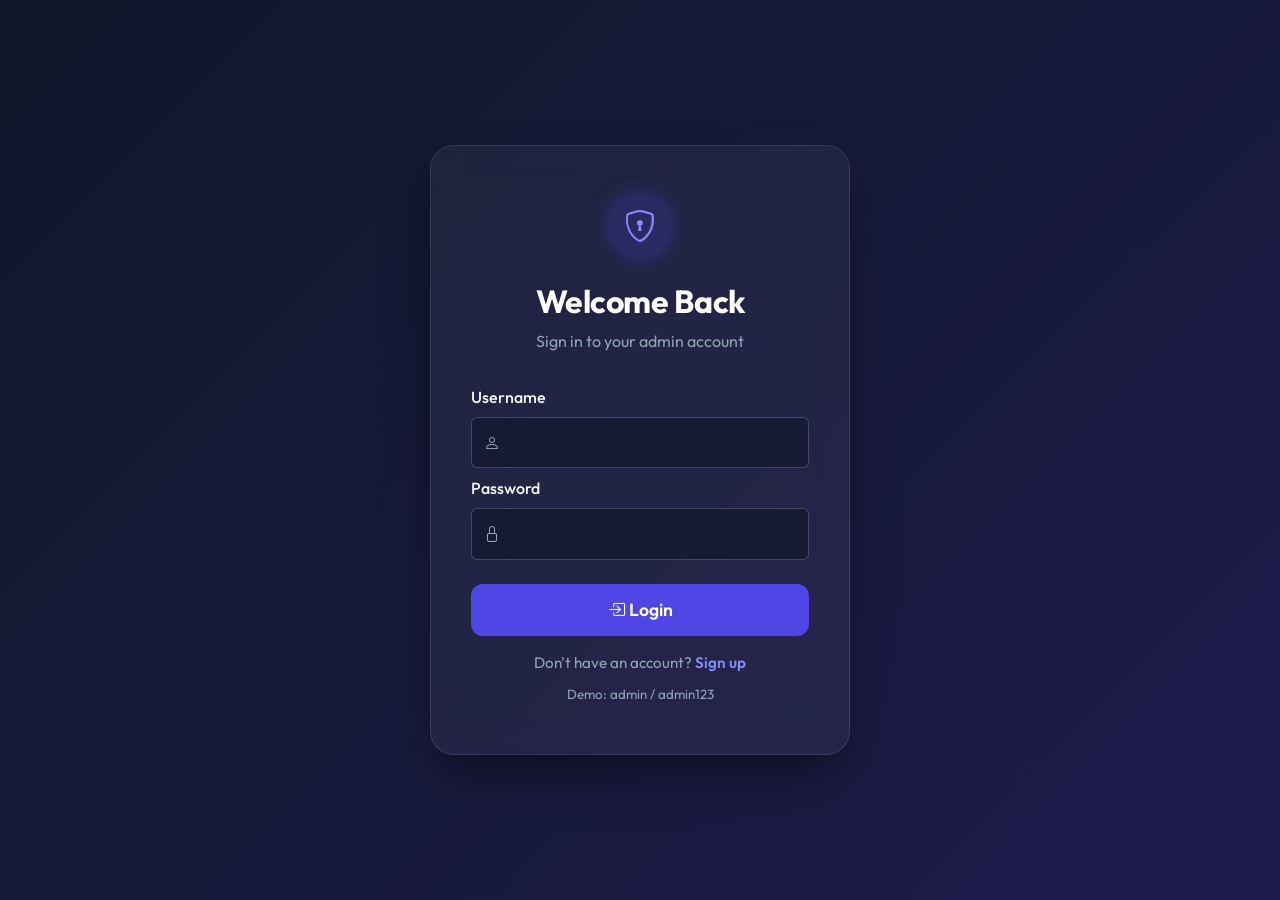
<file: EMS-frontend/index.html>
<!DOCTYPE html>
<html lang="en">
<head>
    <meta charset="UTF-8">
    <meta name="viewport" content="width=device-width, initial-scale=1.0">
    <title>Employee Management Dashboard</title>
    <!-- Google Fonts -->
    <link rel="preconnect" href="https://fonts.googleapis.com">
    <link rel="preconnect" href="https://fonts.gstatic.com" crossorigin>
    <link href="https://fonts.googleapis.com/css2?family=Outfit:wght@300;400;500;600;700&display=swap" rel="stylesheet">
    <!-- Bootstrap CSS -->
    <link href="https://cdn.jsdelivr.net/npm/bootstrap@5.3.2/dist/css/bootstrap.min.css" rel="stylesheet">
    <link rel="stylesheet" href="https://cdn.jsdelivr.net/npm/bootstrap-icons@1.11.3/font/bootstrap-icons.min.css">
    <link rel="stylesheet" href="css/styles.css?v=2">
</head>
<body>
    <div id="app"></div>
    <!-- Dependencies -->
    <script src="https://code.jquery.com/jquery-3.7.1.min.js"></script>
    <script src="https://cdn.jsdelivr.net/npm/bootstrap@5.3.2/dist/js/bootstrap.bundle.min.js"></script>
    
    <script src="js/config.js?v=2"></script>
    <script src="js/authService.js?v=2"></script>
    <script src="js/storageService.js?v=2"></script>
    <script src="js/employeeService.js?v=2"></script>
    <script src="js/validationService.js?v=2"></script>
    <script src="js/dashboardService.js?v=2"></script>
    <script src="js/uiService.js?v=2"></script>
    <script src="js/app.js?v=2"></script>
</body>
</html>
</file>
<file: EMS-frontend/css/styles.css>
/* Light Theme Styles for Employee Management Dashboard */
body {
    font-family: 'Outfit', 'Inter', sans-serif;
    background-color: #f4f7f6;
    color: #333;
    margin: 0;
    padding: 0;
    min-height: 100vh;
}

#app {
    width: 100%;
    min-height: 100vh;
}

.auth-wrapper {
    display: flex;
    align-items: center;
    justify-content: center;
    min-height: 100vh;
    padding: 1rem;
    background: linear-gradient(135deg, #0f172a 0%, #1e1b4b 100%);
}

.auth-container {
    max-width: 420px;
    width: 100%;
    background: rgba(255, 255, 255, 0.05);
    backdrop-filter: blur(16px);
    -webkit-backdrop-filter: blur(16px);
    border: 1px solid rgba(255, 255, 255, 0.1);
    border-radius: 24px;
    box-shadow: 0 25px 50px -12px rgba(0, 0, 0, 0.5);
    padding: 3rem 2.5rem;
    position: relative;
    z-index: 2;
    transition: transform 0.3s ease;
}

.auth-container:hover {
    transform: translateY(-5px);
}

.auth-container .icon {
    display: flex;
    justify-content: center;
    align-items: center;
    background: rgba(79, 70, 229, 0.2);
    border-radius: 50%;
    width: 64px;
    height: 64px;
    margin: 0 auto 1.5rem auto;
    font-size: 2rem;
    color: #818cf8;
    box-shadow: 0 0 20px rgba(79, 70, 229, 0.4);
}

.auth-container h2 {
    font-weight: 700;
    text-align: center;
    margin-bottom: 0.5rem;
    color: #fff;
    letter-spacing: -0.5px;
}

.auth-container p {
    text-align: center;
    color: #94a3b8;
    margin-bottom: 2rem;
    font-size: 1rem;
}

.auth-container .form-label {
    font-weight: 500;
    color: #f8fafc;
    margin-bottom: 0.5rem;
}

.auth-container .input-group-text {
    background: rgba(15, 23, 42, 0.6);
    border: 1px solid rgba(255, 255, 255, 0.2);
    border-right: none;
    color: #94a3b8;
}

.auth-container .form-control {
    background: rgba(15, 23, 42, 0.6);
    border: 1px solid rgba(255, 255, 255, 0.2);
    border-left: none;
    color: #fff;
    padding: 0.8rem 1rem;
}

.auth-container .form-control:focus {
    background: rgba(15, 23, 42, 0.6);
    color: #fff;
    box-shadow: none;
    border-color: #4f46e5;
}

.auth-container .input-group:focus-within .input-group-text,
.auth-container .input-group:focus-within .form-control {
    border-color: #4f46e5;
}

.auth-container .btn-primary {
    background: #4f46e5;
    border: none;
    border-radius: 12px;
    font-weight: 600;
    font-size: 1.1rem;
    padding: 0.8rem 0;
    margin-top: 1rem;
    transition: all 0.3s ease;
}

.auth-container .btn-primary:hover {
    background: #4338ca;
    box-shadow: 0 8px 20px rgba(79, 70, 229, 0.4);
}

.auth-container .form-text {
    color: #94a3b8;
    font-size: 0.95rem;
    text-align: center;
}

.auth-container .form-link {
    color: #818cf8;
    text-decoration: none;
    cursor: pointer;
    font-weight: 600;
    transition: color 0.3s;
}

.auth-container .form-link:hover {
    color: #c7d2fe;
}

.auth-container .form-error {
    color: #f87171;
    font-size: 0.85rem;
    margin-top: 0.25rem;
    margin-bottom: 0.5rem;
}

/* ========================================= */
/* DASHBOARD LIGHT THEME                     */
/* ========================================= */

.dashboard-wrapper {
    background-color: #f4f7f6;
    min-height: 100vh;
}

.navbar-custom {
    background-color: #2b3648;
    padding: 0.5rem 1rem;
    color: #fff;
}

.navbar-custom .navbar-brand {
    color: #fff;
    font-weight: 700;
    font-size: 1.25rem;
    margin-right: 2rem;
}

.navbar-custom .nav-link {
    color: #aeb9c7;
    font-weight: 500;
    margin-right: 1rem;
    padding: 0.5rem 1rem;
    border-radius: 4px;
    text-decoration: none;
}

.navbar-custom .nav-link:hover,
.navbar-custom .nav-link.active {
    color: #fff;
    background-color: rgba(255, 255, 255, 0.1);
}

.navbar-custom .nav-right {
    display: flex;
    align-items: center;
    gap: 1rem;
}

.navbar-custom .nav-right .user-info {
    color: #aeb9c7;
    font-size: 0.9rem;
    display: flex;
    align-items: center;
    gap: 0.5rem;
}

.btn-nav-primary {
    background-color: #4361ee;
    color: #fff;
    border: none;
    border-radius: 4px;
    padding: 0.4rem 1rem;
    font-size: 0.85rem;
    font-weight: 500;
}

.btn-nav-primary:hover {
    background-color: #3a53cc;
    color: #fff;
}

.btn-nav-outline {
    background: transparent;
    color: #aeb9c7;
    border: 1px solid #aeb9c7;
    border-radius: 4px;
    padding: 0.4rem 1rem;
    font-size: 0.85rem;
}

.btn-nav-outline:hover {
    color: #fff;
    border-color: #fff;
}

/* Dashboard Header */
.dashboard-header {
    margin-top: 1.5rem;
    margin-bottom: 1.5rem;
    display: flex;
    justify-content: space-between;
    align-items: flex-start;
}

.dashboard-header h4 {
    font-weight: 700;
    color: #2b3648;
    margin-bottom: 0.2rem;
    display: flex;
    align-items: center;
    gap: 0.5rem;
}

.dashboard-header p {
    color: #8898aa;
    font-size: 0.9rem;
    margin-bottom: 0;
}

/* Top Cards */
.top-card {
    background: #fff;
    border-radius: 8px;
    box-shadow: 0 2px 6px rgba(0, 0, 0, 0.02);
    padding: 1.5rem;
    display: flex;
    align-items: center;
    gap: 1.25rem;
    border-top: 4px solid #dee2e6;
}

.top-card.card-blue {
    border-top-color: #4361ee;
}

.top-card.card-green {
    border-top-color: #2ecc71;
}

.top-card.card-red {
    border-top-color: #e74c3c;
}

.top-card.card-yellow {
    border-top-color: #f1c40f;
}

.top-card .icon-box {
    width: 48px;
    height: 48px;
    border-radius: 8px;
    display: flex;
    align-items: center;
    justify-content: center;
    font-size: 1.5rem;
}

.top-card.card-blue .icon-box {
    background: rgba(67, 97, 238, 0.1);
    color: #4361ee;
}

.top-card.card-green .icon-box {
    background: rgba(46, 204, 113, 0.1);
    color: #2ecc71;
}

.top-card.card-red .icon-box {
    background: rgba(231, 76, 60, 0.1);
    color: #e74c3c;
}

.top-card.card-yellow .icon-box {
    background: rgba(241, 196, 15, 0.1);
    color: #f1c40f;
}

.top-card .content h3 {
    margin: 0;
    font-weight: 700;
    font-size: 1.75rem;
    color: #2b3648;
    line-height: 1.2;
}

.top-card .content p {
    margin: 0;
    font-size: 0.75rem;
    text-transform: uppercase;
    font-weight: 600;
    color: #8898aa;
    letter-spacing: 0.5px;
}

/* Sections */
.section-card {
    background: #fff;
    border-radius: 8px;
    box-shadow: 0 2px 6px rgba(0, 0, 0, 0.02);
    padding: 1.5rem;
    height: 100%;
}

.section-title {
    font-weight: 700;
    color: #2b3648;
    margin-bottom: 1.5rem;
    font-size: 1.1rem;
    display: flex;
    justify-content: space-between;
    align-items: center;
}

.section-title i {
    color: #4361ee;
    margin-right: 0.5rem;
}

.badge-light-blue {
    background-color: rgba(67, 97, 238, 0.1);
    color: #4361ee;
    font-size: 0.75rem;
    padding: 0.35rem 0.6rem;
    border-radius: 4px;
}

/* Department Breakdown Table */
.dept-table {
    width: 100%;
}

.dept-table th {
    font-size: 0.85rem;
    color: #2b3648;
    font-weight: 700;
    padding-bottom: 1rem;
    border-bottom: 1px solid #f1f3f5;
}

.dept-table td {
    padding: 0.8rem 0;
    border-bottom: 1px solid #f1f3f5;
    vertical-align: middle;
}

.dept-table tr:last-child td {
    border-bottom: none;
}

.dept-badge {
    padding: 0.35rem 0.75rem;
    border-radius: 4px;
    font-size: 0.75rem;
    font-weight: 600;
    color: #fff;
    display: inline-block;
}

.dept-bg-Engineering {
    background-color: #4361ee;
}

.dept-bg-Marketing {
    background-color: #f1c40f;
    color: #333;
}

.dept-bg-HR {
    background-color: #00d2d3;
}

.dept-bg-Finance {
    background-color: #2ecc71;
}

.dept-bg-Operations {
    background-color: #8395a7;
}

.count-text {
    font-weight: 700;
    color: #2b3648;
}

.percent-text {
    font-size: 0.85rem;
    color: #8898aa;
    font-weight: 500;
}

.progress {
    height: 8px;
    border-radius: 4px;
    background-color: #f1f3f5;
    overflow: hidden;
}

.progress-bar {
    border-radius: 4px;
}

/* Recent Employees List */
.recent-list {
    display: flex;
    flex-direction: column;
    gap: 1rem;
}

.recent-item {
    display: flex;
    align-items: center;
    padding: 0.5rem 0;
    border-bottom: 1px solid #f1f3f5;
}

.recent-item:last-child {
    border-bottom: none;
}

.avatar-initials {
    width: 40px;
    height: 40px;
    border-radius: 50%;
    background-color: #4361ee;
    color: #fff;
    display: flex;
    align-items: center;
    justify-content: center;
    font-weight: 700;
    font-size: 0.9rem;
    margin-right: 1rem;
    flex-shrink: 0;
}

.emp-info {
    flex-grow: 1;
}

.emp-name {
    font-weight: 700;
    color: #2b3648;
    margin-bottom: 0.1rem;
    font-size: 0.95rem;
}

.emp-role {
    font-size: 0.8rem;
    color: #8898aa;
    margin: 0;
}

.emp-meta {
    display: flex;
    gap: 0.5rem;
    align-items: center;
}

.status-badge {
    padding: 0.25rem 0.6rem;
    border-radius: 4px;
    font-size: 0.7rem;
    font-weight: 700;
    text-transform: uppercase;
}

.status-Active {
    background-color: #2ecc71;
    color: #fff;
}

.status-Inactive {
    background-color: #e74c3c;
    color: #fff;
}

/* ========================================= */
/* EMPLOYEES PAGE SPECIFIC STYLES            */
/* ========================================= */
.filter-bar {
    display: flex;
    justify-content: space-between;
    align-items: center;
    padding: 1rem 1.5rem;
    border-bottom: 1px solid #f1f3f5;
    background: #fff;
    border-radius: 8px 8px 0 0;
}

.filter-left {
    display: flex;
    align-items: center;
    gap: 1rem;
}

.search-box {
    position: relative;
    width: 250px;
}

.search-box i {
    position: absolute;
    left: 12px;
    top: 50%;
    transform: translateY(-50%);
    color: #a0aec0;
}

.search-box input {
    width: 100%;
    padding: 0.45rem 1rem 0.45rem 2.2rem;
    border: 1px solid #e2e8f0;
    border-radius: 6px;
    font-size: 0.85rem;
    outline: none;
    color: #4a5568;
}

.search-box input:focus {
    border-color: #4361ee;
}

.dept-select {
    width: 160px;
    padding: 0.45rem 1rem;
    border: 1px solid #e2e8f0;
    border-radius: 6px;
    font-size: 0.85rem;
    color: #4a5568;
    outline: none;
    cursor: pointer;
    background-color: #fff;
}

.filter-pills {
    display: flex;
    gap: 0.25rem;
    background: #fff;
    padding: 0.25rem;
    border-radius: 20px;
    border: 1px solid #e2e8f0;
}

.pill {
    padding: 0.35rem 1rem;
    border-radius: 16px;
    font-size: 0.75rem;
    font-weight: 500;
    cursor: pointer;
    color: #64748b;
    transition: all 0.2s;
}

.pill.active {
    background: #4361ee;
    color: #fff;
}

.emp-table-wrapper {
    background: #fff;
    border-radius: 8px;
    box-shadow: 0 2px 6px rgba(0,0,0,0.02);
    overflow-x: auto;
}

.emp-table {
    width: 100%;
    border-collapse: collapse;
}

.emp-table th {
    font-size: 0.7rem;
    color: #64748b;
    font-weight: 700;
    padding: 1rem 1.5rem;
    border-bottom: 1px solid #f1f3f5;
    text-transform: uppercase;
    letter-spacing: 0.5px;
    white-space: nowrap;
    text-align: left;
}

.emp-table th i {
    margin-left: 0.25rem;
    font-size: 0.7rem;
    cursor: pointer;
    color: #cbd5e1;
}

.emp-table td {
    padding: 0.85rem 1.5rem;
    border-bottom: 1px solid #f1f3f5;
    vertical-align: middle;
    font-size: 0.85rem;
    color: #334155;
    white-space: nowrap;
}

.emp-table tbody tr:hover {
    background-color: #f8fafc;
}

.avatar-circle {
    width: 32px;
    height: 32px;
    border-radius: 50%;
    background-color: #4361ee;
    color: #fff;
    display: flex;
    align-items: center;
    justify-content: center;
    font-weight: 700;
    font-size: 0.8rem;
}

.fw-bold-name {
    font-weight: 600;
    color: #1e293b;
}

.btn-action {
    background: transparent;
    border: 1px solid #e2e8f0;
    border-radius: 4px;
    width: 28px;
    height: 28px;
    display: inline-flex;
    align-items: center;
    justify-content: center;
    cursor: pointer;
    margin-right: 0.25rem;
    transition: all 0.2s;
}

.btn-action:hover {
    border-color: #cbd5e1;
    background: #f8fafc;
}

.text-primary-action { color: #4361ee !important; }
.text-warning-action { color: #f59e0b !important; }
.text-danger-action { color: #ef4444 !important; }

/* Sortable Headers */
th.sortable {
    cursor: pointer;
    user-select: none;
    transition: background-color 0.2s;
}
th.sortable:hover {
    background-color: #f1f3f5;
    border-radius: 4px;
}
th.sortable.asc i::before {
    content: "\F145"; /* bi-arrow-up */
    color: #4361ee;
}
th.sortable.desc i::before {
    content: "\F128"; /* bi-arrow-down */
    color: #4361ee;
}

/* Pagination */
.pagination-container {
    padding: 1rem 1.5rem;
    border-top: 1px solid #f1f3f5;
    display: flex;
    justify-content: center;
}

.pagination {
    display: flex;
    gap: 0.25rem;
    list-style: none;
    padding: 0;
    margin: 0;
}

.page-item .page-link {
    border: 1px solid #e2e8f0;
    border-radius: 6px;
    padding: 0.45rem 0.85rem;
    color: #4a5568;
    text-decoration: none;
    font-size: 0.85rem;
    transition: all 0.2s;
}

.page-item.active .page-link {
    background-color: #4361ee;
    border-color: #4361ee;
    color: #fff;
}

.page-item.disabled .page-link {
    color: #cbd5e1;
    pointer-events: none;
}

/* Role Notice */
.role-notice {
    background-color: #fffbeb;
    border-left: 4px solid #f59e0b;
    padding: 0.75rem 1rem;
    margin-bottom: 1rem;
    border-radius: 4px;
    font-size: 0.85rem;
    color: #92400e;
    display: flex;
    align-items: center;
    gap: 0.75rem;
}

.role-notice i {
    font-size: 1.25rem;
}

.role-badge {
    padding: 0.2rem 0.5rem;
    border-radius: 4px;
    font-size: 0.7rem;
    font-weight: 700;
    text-transform: uppercase;
    background: rgba(255, 255, 255, 0.2);
}
</file>
